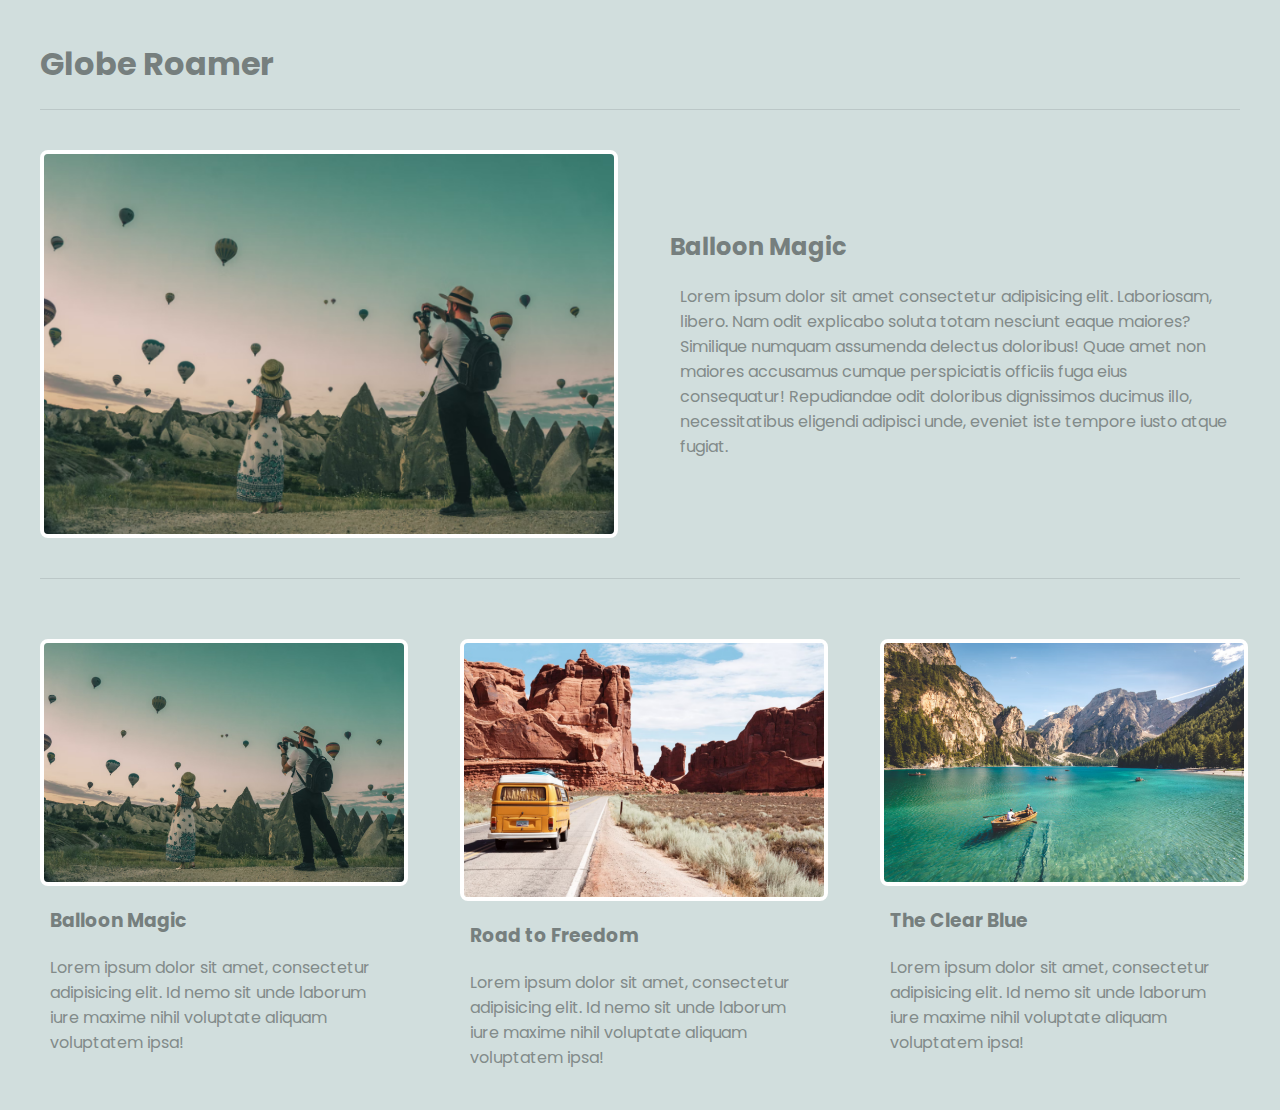
<file: 2 - multi-column/index.html>
<html lang="en">
<head>
  <meta charset="UTF-8">
  <meta http-equiv="X-UA-Compatible" content="IE=edge">
  <meta name="viewport" content="width=device-width, initial-scale=1.0">
  <title>Multi Column Blog Layout</title>
  <link rel="stylesheet" href="styles.css">
</head>
<body>
  <header>
    <h1>Globe Roamer</h1>
  </header>
  <main class="grid-container">
    <article class="featured">
      <img src="./img/1.png" alt="featured img">
      <div>
        <h2>Balloon Magic</h2>
        <p>Lorem ipsum dolor sit amet consectetur adipisicing elit. Laboriosam, libero. Nam odit explicabo soluta totam nesciunt eaque maiores? Similique numquam assumenda delectus doloribus! Quae amet non maiores accusamus cumque perspiciatis officiis fuga eius consequatur! Repudiandae odit doloribus dignissimos ducimus illo, necessitatibus eligendi adipisci unde, eveniet iste tempore iusto atque fugiat.</p>
      </div>
    </article>
    <article>
      <img src="./img/1.png" alt="article img">
      <div>
        <h3>Balloon Magic</h3>
        <p>Lorem ipsum dolor sit amet, consectetur adipisicing elit. Id nemo sit unde laborum iure maxime nihil voluptate aliquam voluptatem ipsa!</p>
      </div>
    </article>
    <article>
      <img src="./img/2.png" alt="article img">
      <div>
        <h3>Road to Freedom</h3>
        <p>Lorem ipsum dolor sit amet, consectetur adipisicing elit. Id nemo sit unde laborum iure maxime nihil voluptate aliquam voluptatem ipsa!</p>
      </div>
    </article>
    <article>
      <img src="./img/3.png" alt="article img">
      <div>
        <h3>The Clear Blue</h3>
        <p>Lorem ipsum dolor sit amet, consectetur adipisicing elit. Id nemo sit unde laborum iure maxime nihil voluptate aliquam voluptatem ipsa!</p>
      </div>
    </article>
  </main>
</body>
</html>
</file>
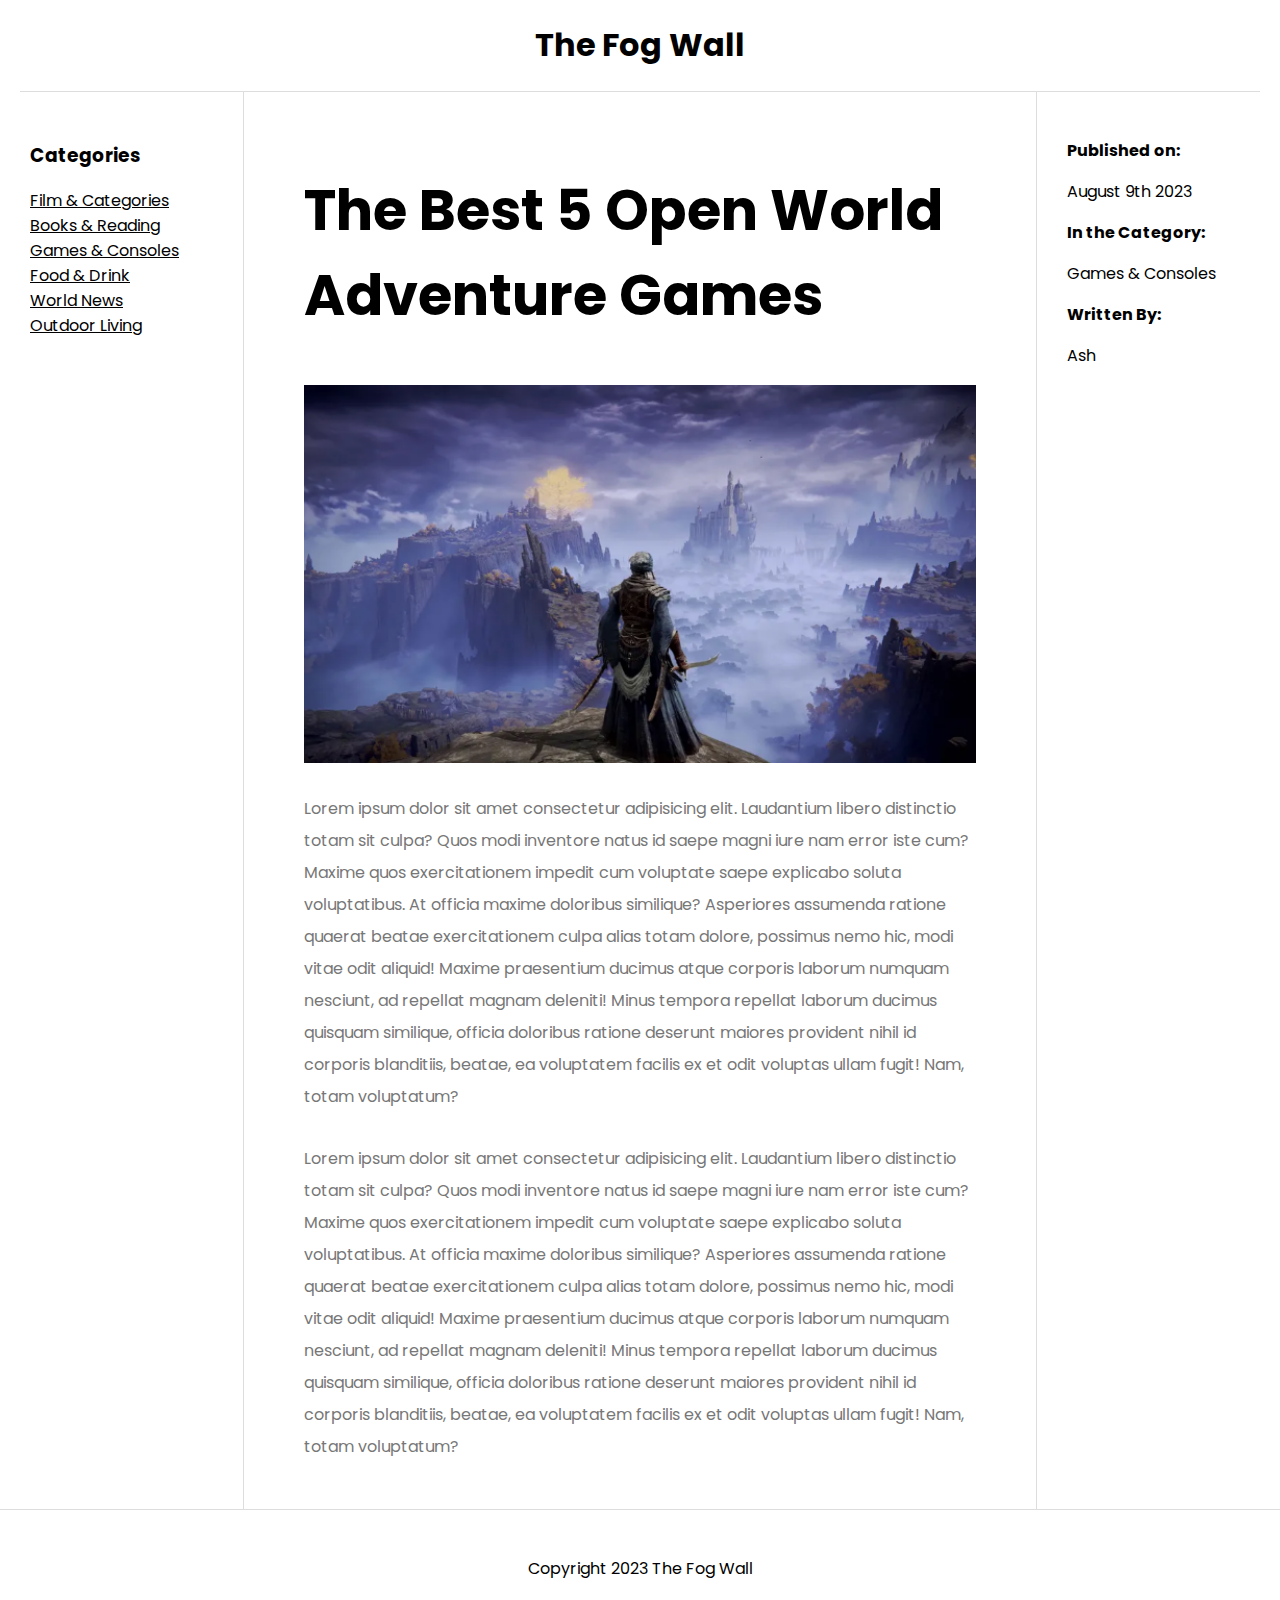
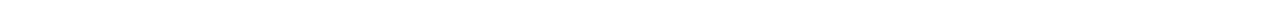
<file: 3 - holy-grail/index.html>
<html lang="en">
<head>
  <meta charset="UTF-8">
  <meta http-equiv="X-UA-Compatible" content="IE=edge">
  <meta name="viewport" content="width=device-width, initial-scale=1.0">
  <title>Holy Grail Layout</title>
  <link rel="stylesheet" href="styles.css">
</head>
<body>
  <div class="grid-container">
    <header>
      <h1>The Fog Wall</h1>
    </header>
    <nav>
      <h3>Categories</h3>
      <ul>
        <li>Film & Categories</li>
        <li>Books & Reading</li>
        <li>Games & Consoles</li>
        <li>Food & Drink</li>
        <li>World News</li>
        <li>Outdoor Living</li>
      </ul>
    </nav>
    <article>
      <h2>The Best 5 Open World Adventure Games</h2>
      <img src="./img/banner.png" alt="article banner">
      <p>Lorem ipsum dolor sit amet consectetur adipisicing elit. Laudantium libero distinctio totam sit culpa? Quos modi inventore natus id saepe magni iure nam error iste cum? Maxime quos exercitationem impedit cum voluptate saepe explicabo soluta voluptatibus. At officia maxime doloribus similique? Asperiores assumenda ratione quaerat beatae exercitationem culpa alias totam dolore, possimus nemo hic, modi vitae odit aliquid! Maxime praesentium ducimus atque corporis laborum numquam nesciunt, ad repellat magnam deleniti! Minus tempora repellat laborum ducimus quisquam similique, officia doloribus ratione deserunt maiores provident nihil id corporis blanditiis, beatae, ea voluptatem facilis ex et odit voluptas ullam fugit! Nam, totam voluptatum?</p>
      <p>Lorem ipsum dolor sit amet consectetur adipisicing elit. Laudantium libero distinctio totam sit culpa? Quos modi inventore natus id saepe magni iure nam error iste cum? Maxime quos exercitationem impedit cum voluptate saepe explicabo soluta voluptatibus. At officia maxime doloribus similique? Asperiores assumenda ratione quaerat beatae exercitationem culpa alias totam dolore, possimus nemo hic, modi vitae odit aliquid! Maxime praesentium ducimus atque corporis laborum numquam nesciunt, ad repellat magnam deleniti! Minus tempora repellat laborum ducimus quisquam similique, officia doloribus ratione deserunt maiores provident nihil id corporis blanditiis, beatae, ea voluptatem facilis ex et odit voluptas ullam fugit! Nam, totam voluptatum?</p>
    </article>
    <aside>
      <ul>
        <li>
          <p><strong>Published on:</strong></p>
          <p>August 9th 2023</p>
        </li>
        <li>
          <p><strong>In the Category:</strong></p>
          <p>Games & Consoles</p>
        </li>
        <li>
          <p><strong>Written By:</strong></p>
          <p>Ash</p>
        </li>
      </ul>
    </aside>
    <footer>
      <p>Copyright 2023 The Fog Wall</p>
    </footer>
  </div>

</body>
</html>
</file>
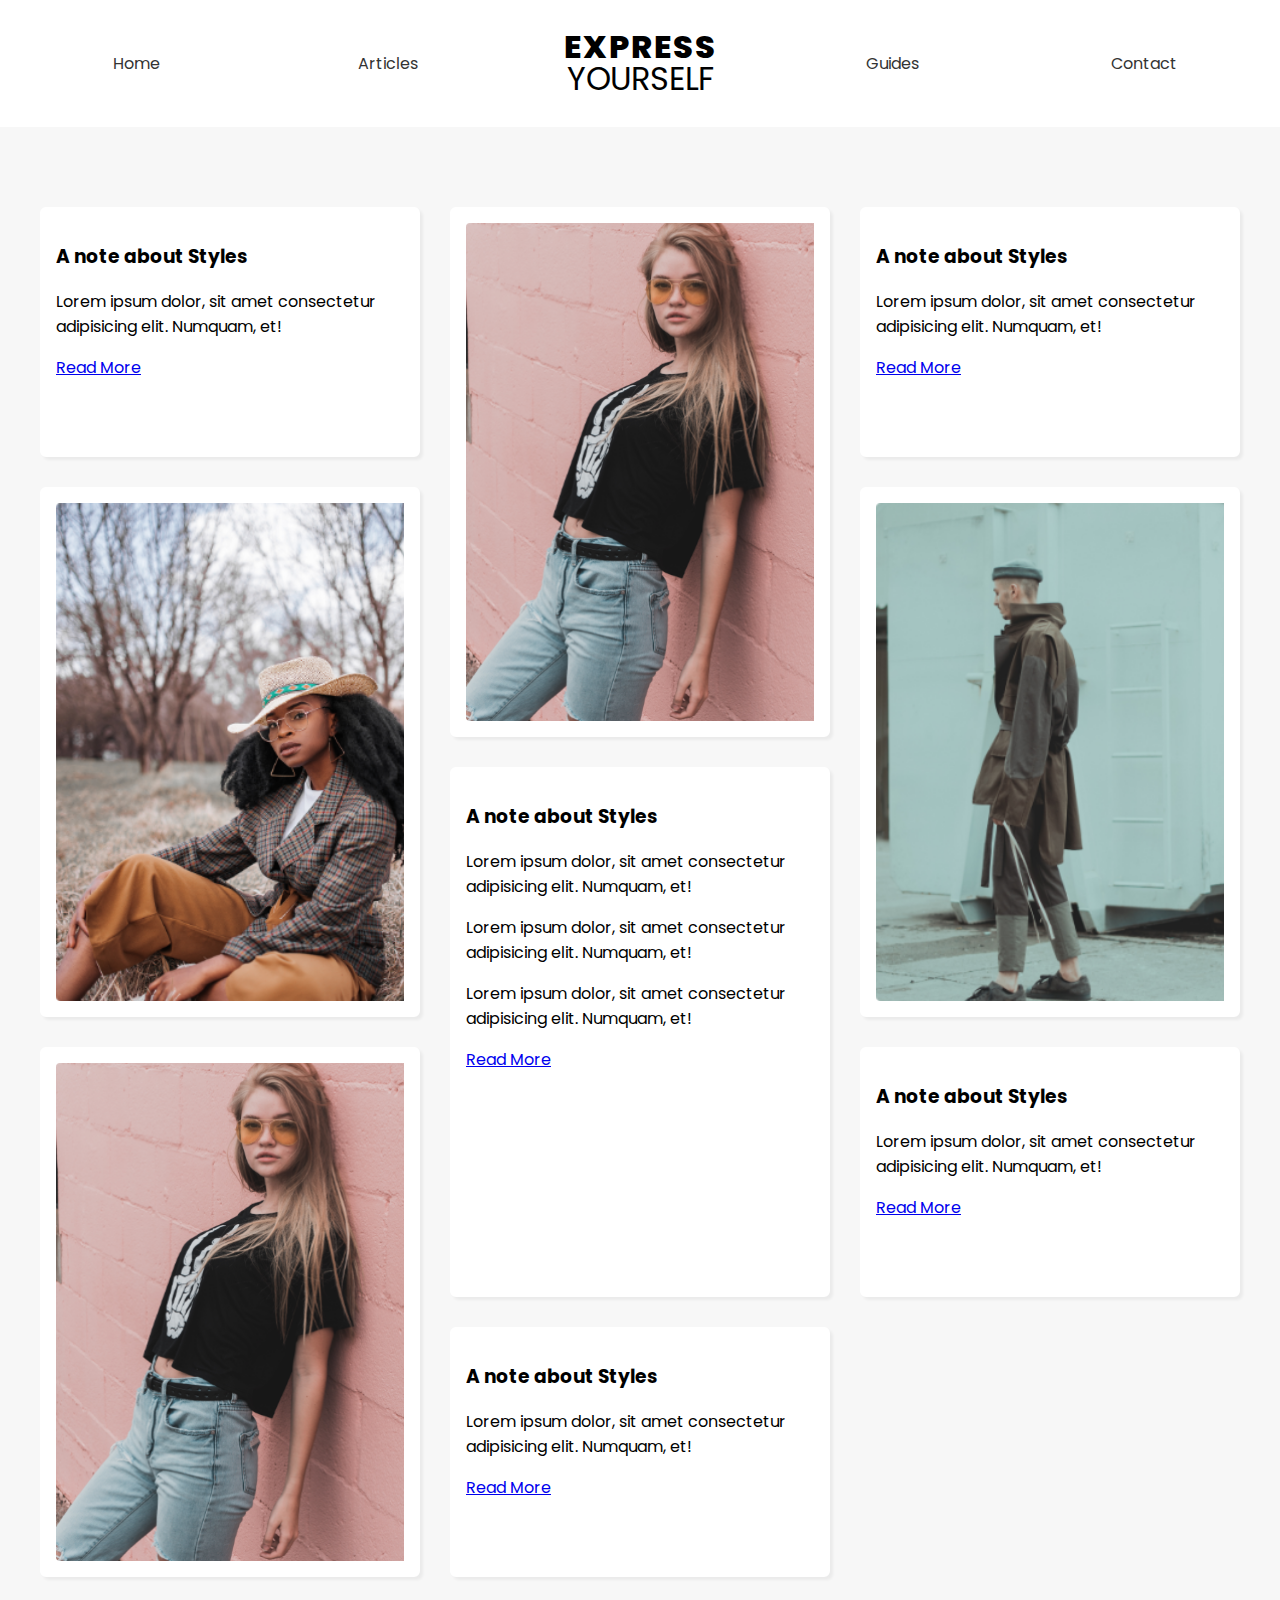
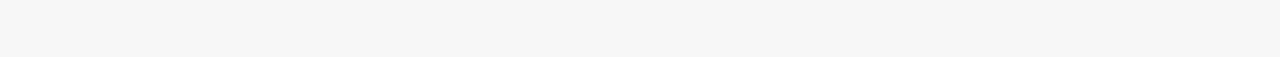
<file: 4 - masonry/index.html>
<html lang="en">
<head>
  <meta charset="UTF-8">
  <meta http-equiv="X-UA-Compatible" content="IE=edge">
  <meta name="viewport" content="width=device-width, initial-scale=1.0">
  <title>Masonry Style Layout</title>
  <link rel="stylesheet" href="styles.css">
</head>
<body>
  <header>
    <nav>
      <a href="/">Home</a>
      <a href="/">Articles</a>
      <h1>
        <div>Express</div>
        <div>Yourself</div>
      </h1>
      <a href="/">Guides</a>
      <a href="/">Contact</a>
    </nav>
  </header>
  <main>
    <div class="short">
      <h3>A note about Styles</h3>
      <p>Lorem ipsum dolor, sit amet consectetur adipisicing elit. Numquam, et!</p>
      <a href="/">Read More</a>
    </div>
    <div class="tall">
      <img src="./img/1.png" alt="model">
    </div>
    <div class="short">
      <h3>A note about Styles</h3>
      <p>Lorem ipsum dolor, sit amet consectetur adipisicing elit. Numquam, et!</p>
      <a href="/">Read More</a>
    </div>
    <div class="tall">
      <img src="./img/2.png" alt="model">
    </div>
    <div class="tall">
      <img src="./img/3.png" alt="model">
    </div>
    <div class="tall">
      <h3>A note about Styles</h3>
      <p>Lorem ipsum dolor, sit amet consectetur adipisicing elit. Numquam, et!</p>
      <p>Lorem ipsum dolor, sit amet consectetur adipisicing elit. Numquam, et!</p>
      <p>Lorem ipsum dolor, sit amet consectetur adipisicing elit. Numquam, et!</p>
      <a href="/">Read More</a>
    </div>
    <div class="tall">
      <img src="img/1.png" alt="">
    </div>
    <div class="short">
      <h3>A note about Styles</h3>
      <p>Lorem ipsum dolor, sit amet consectetur adipisicing elit. Numquam, et!</p>
      <a href="/">Read More</a>
    </div>
    <div class="short">
      <h3>A note about Styles</h3>
      <p>Lorem ipsum dolor, sit amet consectetur adipisicing elit. Numquam, et!</p>
      <a href="/">Read More</a>
    </div>
  </main>
</body>
</html>
</file>
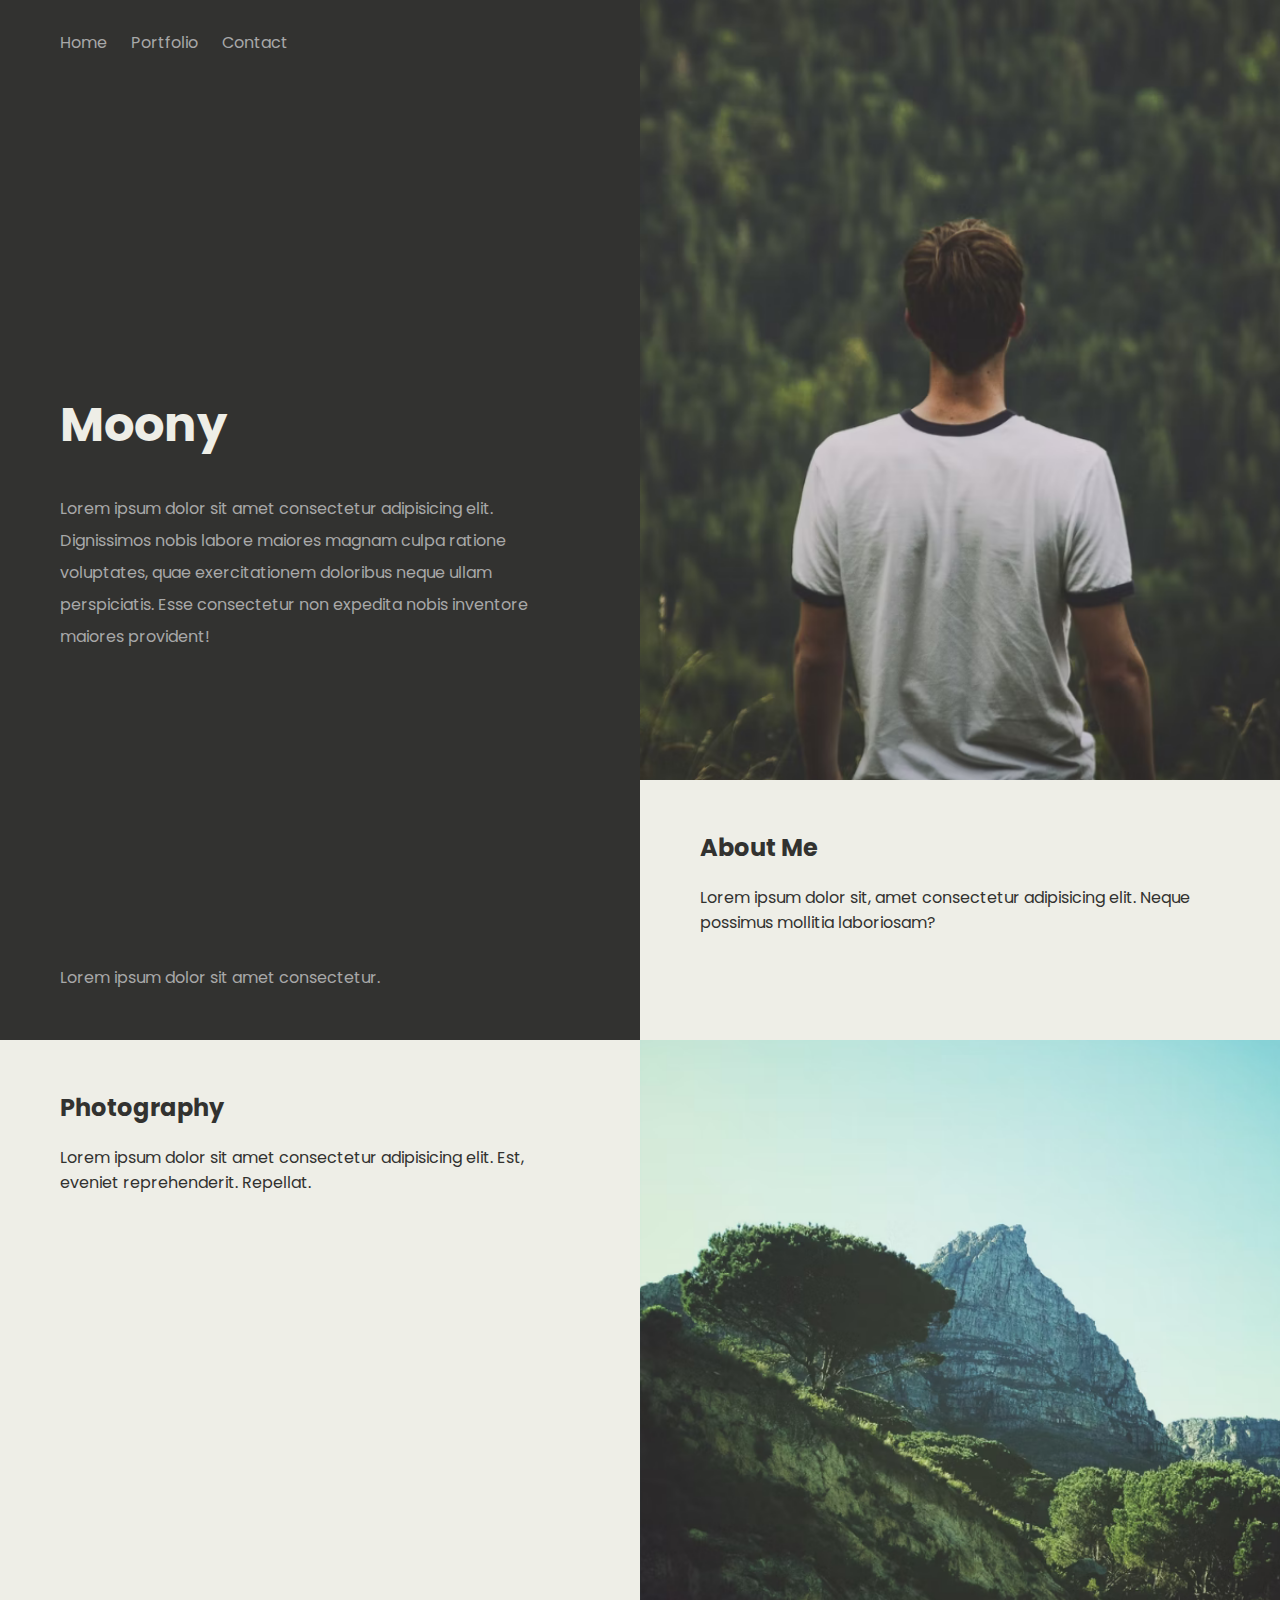
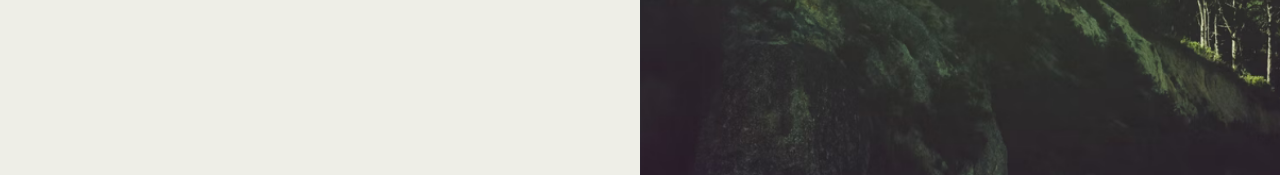
<file: 5 - portfolio/index.html>
<html lang="en">
<head>
  <meta charset="UTF-8">
  <meta http-equiv="X-UA-Compatible" content="IE=edge">
  <meta name="viewport" content="width=device-width, initial-scale=1.0">
  <title>Portfolio Full-Screen Layout</title>
  <link rel="stylesheet" href="styles.css">
</head>
<body>
  <main>
    <div class="panel welcome">
      <nav>
        <a href="/">Home</a>
        <a href="/">Portfolio</a>
        <a href="/">Contact</a>
      </nav>
      <div>
        <h1>Moony</h1>
        <p>Lorem ipsum dolor sit amet consectetur adipisicing elit. Dignissimos nobis labore maiores magnam culpa ratione voluptates, quae exercitationem doloribus neque ullam perspiciatis. Esse consectetur non expedita nobis inventore maiores provident!</p>
      </div>
      <footer>
        <p>Lorem ipsum dolor sit amet consectetur.</p>
      </footer>
    </div>
    <div class="panel about">
      <img src="./img/1.png" alt="main">
      <div class="text">
        <h2>About Me</h2>
        <p>Lorem ipsum dolor sit, amet consectetur adipisicing elit. Neque possimus mollitia laboriosam?</p>
      </div>
    </div>
    <div class="panel photos">
      <div class="text">
        <h2>Photography</h2>
        <p>Lorem ipsum dolor sit amet consectetur adipisicing elit. Est, eveniet reprehenderit. Repellat.</p>
      </div>
      <img src="./img/2.png" alt="landscape">
    </div>
  </main>
</body>
</html>
</file>
<file: 2 - multi-column/styles.css>
@import url('https://fonts.googleapis.com/css2?family=Poppins:wght@200;400;500;600;800&family=VT323&display=swap');

body {
  margin: 20px;
  font-family: "Poppins";
  background: #d1dedd;
}
ul, li {
  padding: 0;
  list-style-type: none;
}
h1,h2,h3 {
  color: #767f7e;
}
p {
  color: #828b8a;
}

header { 
  max-width: 1200px;
  margin: 40px auto;
  border-bottom: 1px solid #bbc7c7;
}

.grid-container {
  display: grid;
  grid-template-columns: repeat(3, 1fr);
  gap: 60px;
  max-width: 1200px;
  margin: 20px auto;
}

article.featured {
  grid-column: span 3;
  display: grid;
  grid-template-columns: 1fr 1fr;
  gap: 60px;
  align-items: center;
  border-bottom: 1px solid #bbc7c7;
  padding-bottom: 40px;
}

article img, article.featured img {
  width: 100%;
  border: 4px solid #fff;
  border-radius: 8px;
}

article p, article h3 {
  margin: 20px 10px;
}

/* responsive */
@media screen and (max-width: 980px) {
  article {
    display: grid;
    grid-template-columns: repeat(2, 1fr);
    grid-column: span 3;
    gap: 60px;
    align-items: center;
  }
}

@media screen and (max-width: 760px) {
  article, article.featured {
    display: block;
    margin: 0 20px;
  }
}
</file>
<file: 3 - holy-grail/styles.css>
@import url('https://fonts.googleapis.com/css2?family=Poppins:wght@200;400;500;600;800&family=VT323&display=swap');

body {
  margin: 0;
  font-family: "Poppins";
}
ul, li {
  padding: 0;
  list-style-type: none;
}

.grid-container {
  display: grid;
  grid-template-columns: 1fr 3fr 1fr;
  column-gap: 30px;
}

header {
  grid-column: span 3;
  text-align: center;
  border-bottom: 1px solid #ddd;
  margin: 0 20px;
}

nav {
  padding: 30px;
  border-right: 1px solid #ddd;
}

nav li {
  text-decoration: underline;
}

article {
  padding: 30px;
}

article h2 {
  font-size: 3.5em;
  max-width: 800px;
}

article img {
  width: 100%;
}

article p {
  margin-top: 30px;
  line-height: 2em;
  color: #777;
}

aside {
  padding: 30px;
  border-left: 1px solid #ddd; 
}

footer {
  grid-column: span 3;
  text-align: center;
  border-top: 1px solid #ddd;
  padding: 30px;
}

/* responsive */

@media screen and (max-width: 1200px) {
  nav {
    grid-column: span 3;
    border-right: 0;
    border-bottom: 1px solid #ddd;
  }
  nav li {
    display: inline-block;
    margin-right: 10px;
  }
  article {
    grid-column: span 2;
  }
  aside {
    padding: 16px;
  }
}

@media screen and (max-width: 980px) {
  nav, article, aside {
    grid-column: span 3
  }
  aside {
    border-left: 0;
    border-top: 1px solid #ddd;
  }
  article h2 {
    font-size: 2.5em;
  }
}
</file>
<file: 4 - masonry/styles.css>
@import url('https://fonts.googleapis.com/css2?family=Poppins:wght@200;400;500;600;800&family=VT323&display=swap');

body {
  margin: 0;
  font-family: "Poppins";
  background: #f7f7f7;
}

header {
  background: #fff;
  padding: 10px;
}

nav {
  max-width: 1400px;
  margin: 0 auto;
  display: grid;
  grid-template-columns: repeat(5, 1fr);
  text-align: center;
  align-items: center;
}
nav a {
  text-decoration: none;
  color: #333;
}
nav h1 {
  text-transform: uppercase;
  line-height: 1em;
}
nav h1 div:first-child {
  font-weight: 800;
  letter-spacing: 1.5px;
}
nav h1 div:last-child {
  font-weight: 400;
}
main {
  max-width: 1200px;
  margin: 60px auto;
  padding: 20px;
  display: grid;
  grid-template-columns: repeat(3, 1fr);
  grid-auto-rows: 250px;
  gap: 30px;
}
main div {
  overflow: hidden;
  background: #fff;
  border-radius: 6px;
  border: 16px solid #fff;
  box-shadow: 3px 3px 3px rgba(0, 0, 0, 0.05);
}
main img {
  min-width: 100%;
  height: 100%;
}

main .short {
  grid-row: span 1;
}

main .tall {
  grid-row: span 2;
}

/* responsive */

@media screen and (max-width: 960px) {
  main {
    grid-template-columns: 1fr 1fr;
  }
}

@media screen and (max-width: 620px) {
  main {
    grid-template-columns: 1fr;
    max-width: 400px;
    margin: 20px auto;
  }
  nav {
    grid-template-columns: repeat(4, 1fr);
  }
  nav h1 {
    grid-column: 1 / span 4;
    grid-row: 1;
  }
}
</file>
<file: 5 - portfolio/styles.css>
@import url('https://fonts.googleapis.com/css2?family=Poppins:wght@200;400;500;600;800&family=VT323&display=swap');

body {
  margin: 0;
  font-family: "Poppins";
}

main {
  display: grid;
  grid-template-columns: 1.2fr 1fr 1fr;
  min-height: 100%;
}

.panel {
  display: grid;
  grid-template-columns: 1fr;
}

.panel .text {
  background: #eeeee7;
  color: #323230;
  padding: 30px 60px;
}

/* welcome panel */
.panel.welcome {
  background: #323230;
  padding: 30px 60px;
  grid-auto-rows: 1fr;
}
.panel.welcome nav a {
  color: #a8a8a8;
  text-decoration: none;
  margin-right: 20px;
}
.panel.welcome p {
  color: #a8a8a8;
  max-width: 540px;
  line-height: 2em;
}
.panel.welcome h1 {
  color: #eeeee7;
  font-size: 3em;
}
.panel.welcome footer {
  align-self: end;
}

/* about panel */
.panel.about {
  grid-template-rows: 3fr 1fr;
  overflow: hidden;
}
.panel.about img {
  min-width: 100%;
  min-height: 100%;
}
.panel.photos {
  grid-template-rows: 1fr 3fr;
  overflow: hidden;
}
.panel.photos img {
  min-width: 100%;
  min-height: 100%;
}

/* responsive */
@media screen and (max-width: 1400px) {
  main {
    grid-template-columns: 1fr 1fr;
  }
  .panel.photos {
    grid-column: span 2;
    grid-template-columns: 1fr 1fr;
    grid-template-rows: 1fr;
  }
}

@media screen and (max-width: 960px) {
  main {
    grid-template-columns: 100%;
    grid-template-rows: 500px 400px 400px;
  }
  .panel.about {
    grid-row: 2;
    grid-template-columns: 1fr 1fr;
    grid-template-rows: 1fr;
  }
  .panel img {
    width: 100%;
  }
}

@media screen and (max-width: 680px) {
  main {
    grid-template-rows: 700px 600px 600px;
  }
  .panel.about, .panel.photos {
    grid-template-columns: 1fr;
    grid-column: span 1;
    grid-template-rows: 1fr 1fr;
    border-bottom: 1px solid #dcdcd0;
  }
}
</file>
